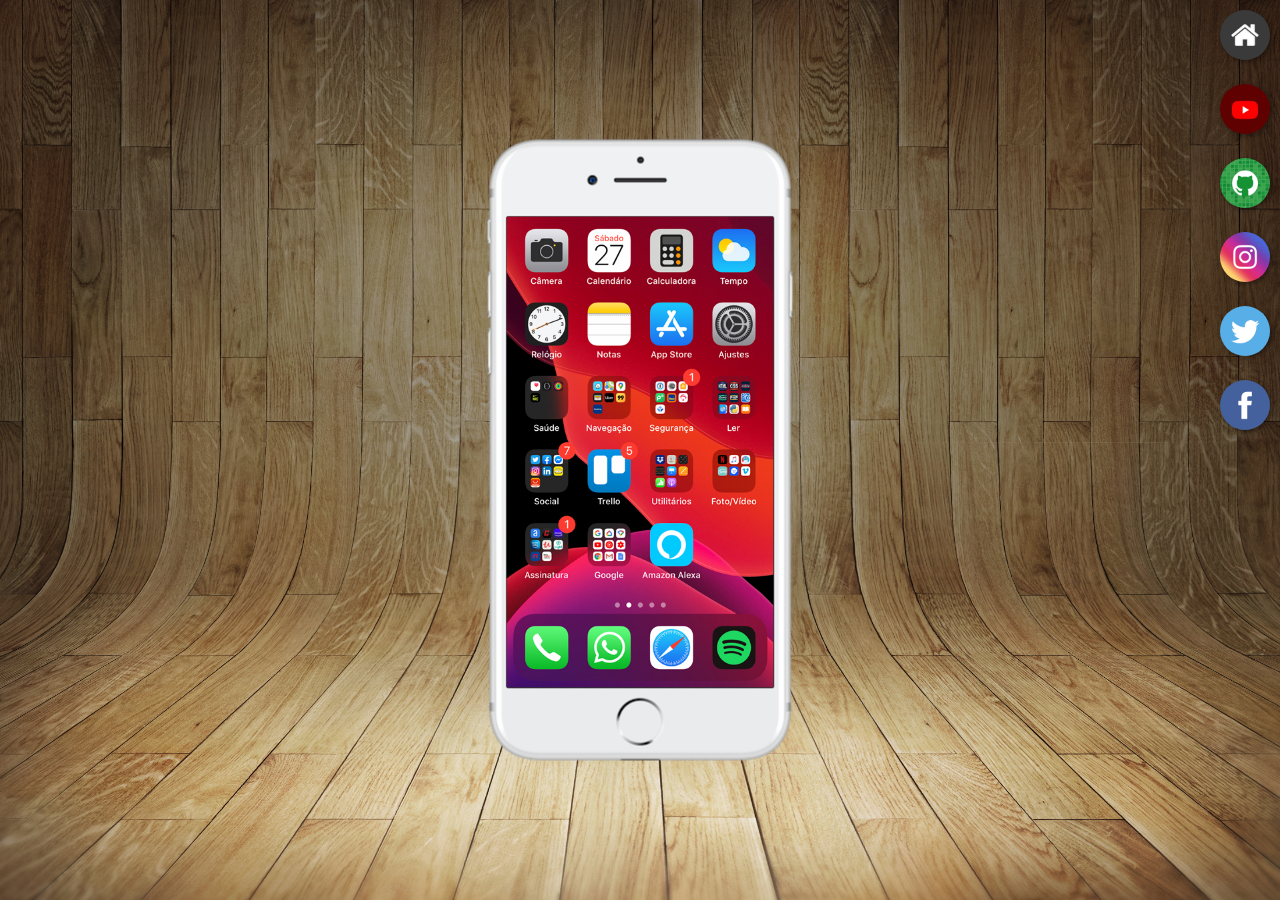
<file: index.html>
<!DOCTYPE html>
<html lang="pt-br">
<head>
    <meta charset="UTF-8">
    <meta name="viewport" content="width=device-width, initial-scale=1.0">
    <title>Projeto Redes Sociais</title>
    <link rel="shortcut icon" href="favicon.ico" type="image/x-icon">
    <link rel="stylesheet" href="estilo/style.css">
</head>
<body>

    <main>
        <section id="telefone">
            <iframe src="home.html" name="tela" id="tela" frameborder="0">
                Seu navegador não é compatível com isso!
            </iframe>
        </section>

        <section id="redes-socias">
            <a href="home.html" target="tela"> <img src="imagens/logo-home.jpg" alt="Home"> </a> <br>
            <a href="youtube.html" target="tela"> <img src="imagens/logo-youtube.jpg" alt="Youtube"> </a> <br>
            <a href="github.html" target="tela"> <img src="imagens/logo-github.jpg" alt="Github"> </a> <br>
            <a href="instagram.html" target="tela"> <img src="imagens/logo-instagram.jpg" alt="Instragram"> </a> <br>
            <a href="#" target="tela"> <img src="imagens/logo-twitter.jpg" alt="Twitter"> </a> <br>
            <a href="#" target="tela"> <img src="imagens/logo-facebook.jpg" alt="Facebook"> </a>
        </section>
    </main>
    
</body>
</html>
</file>
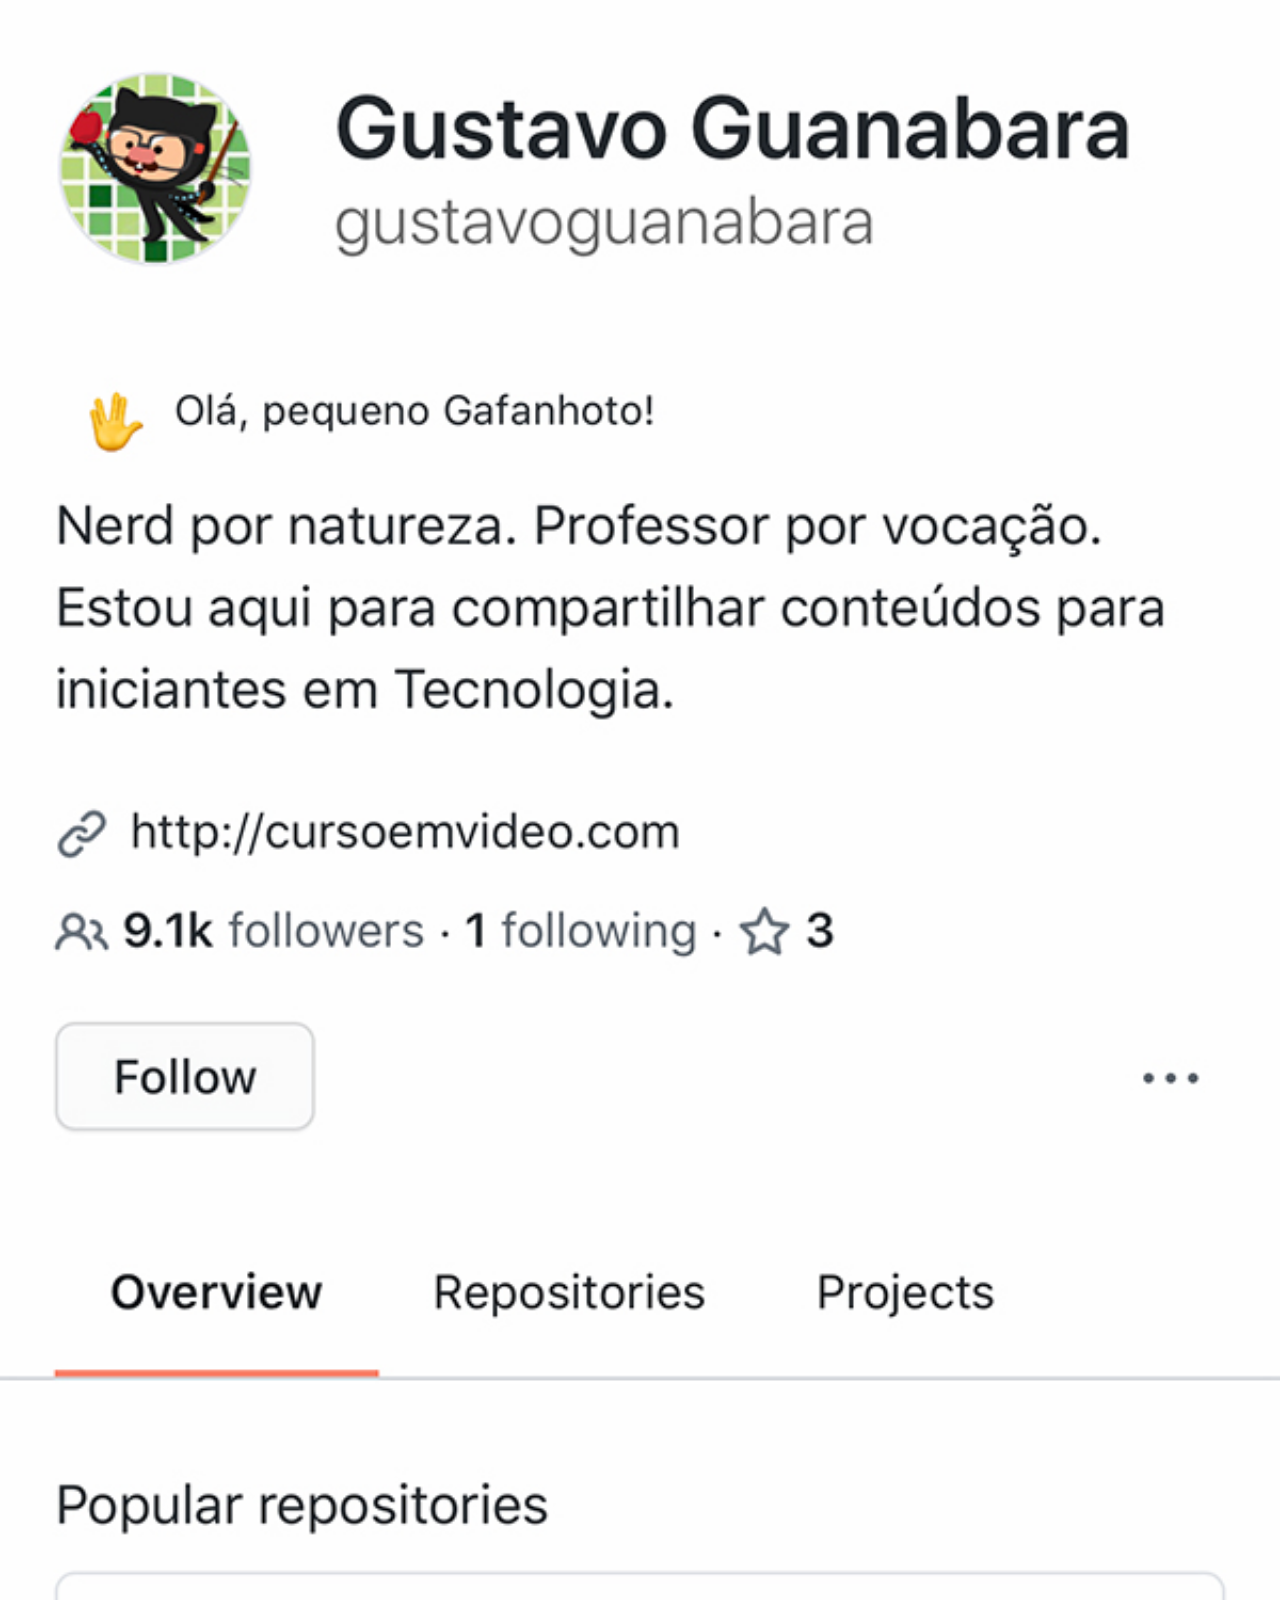
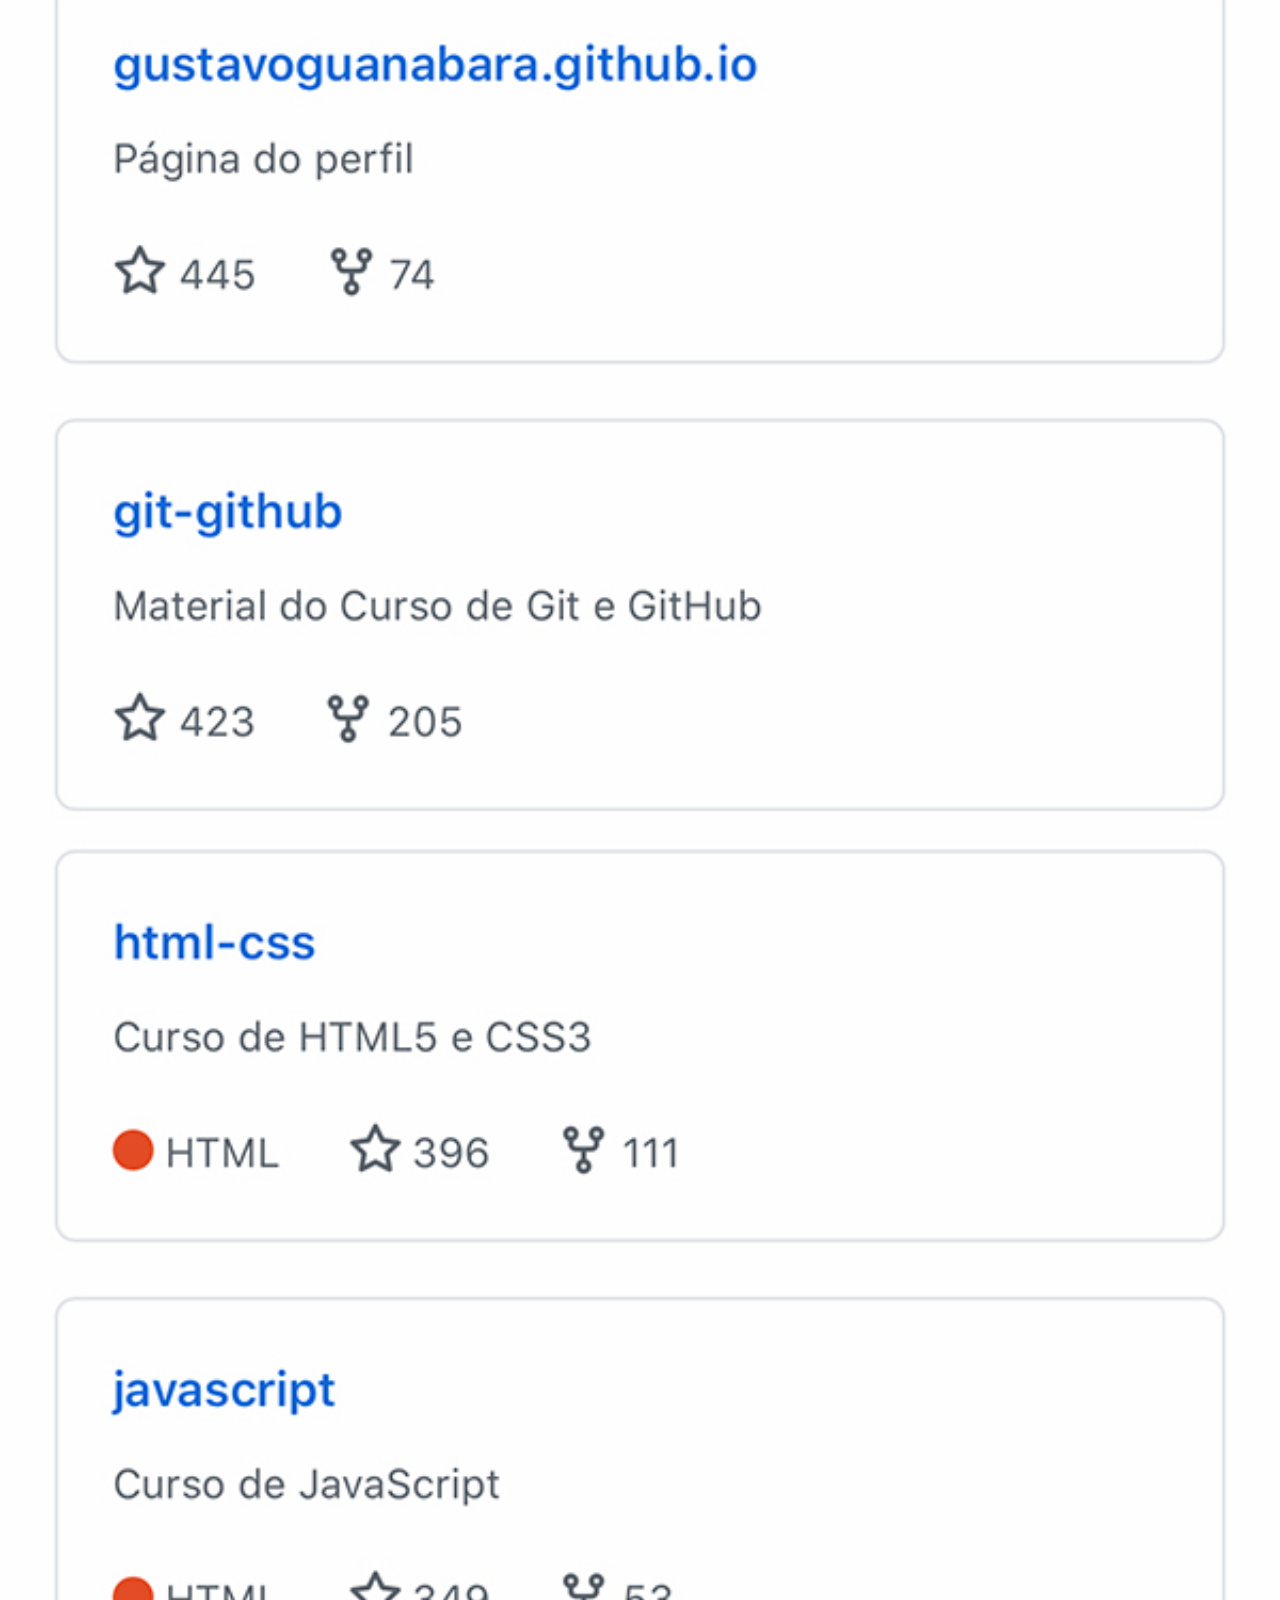
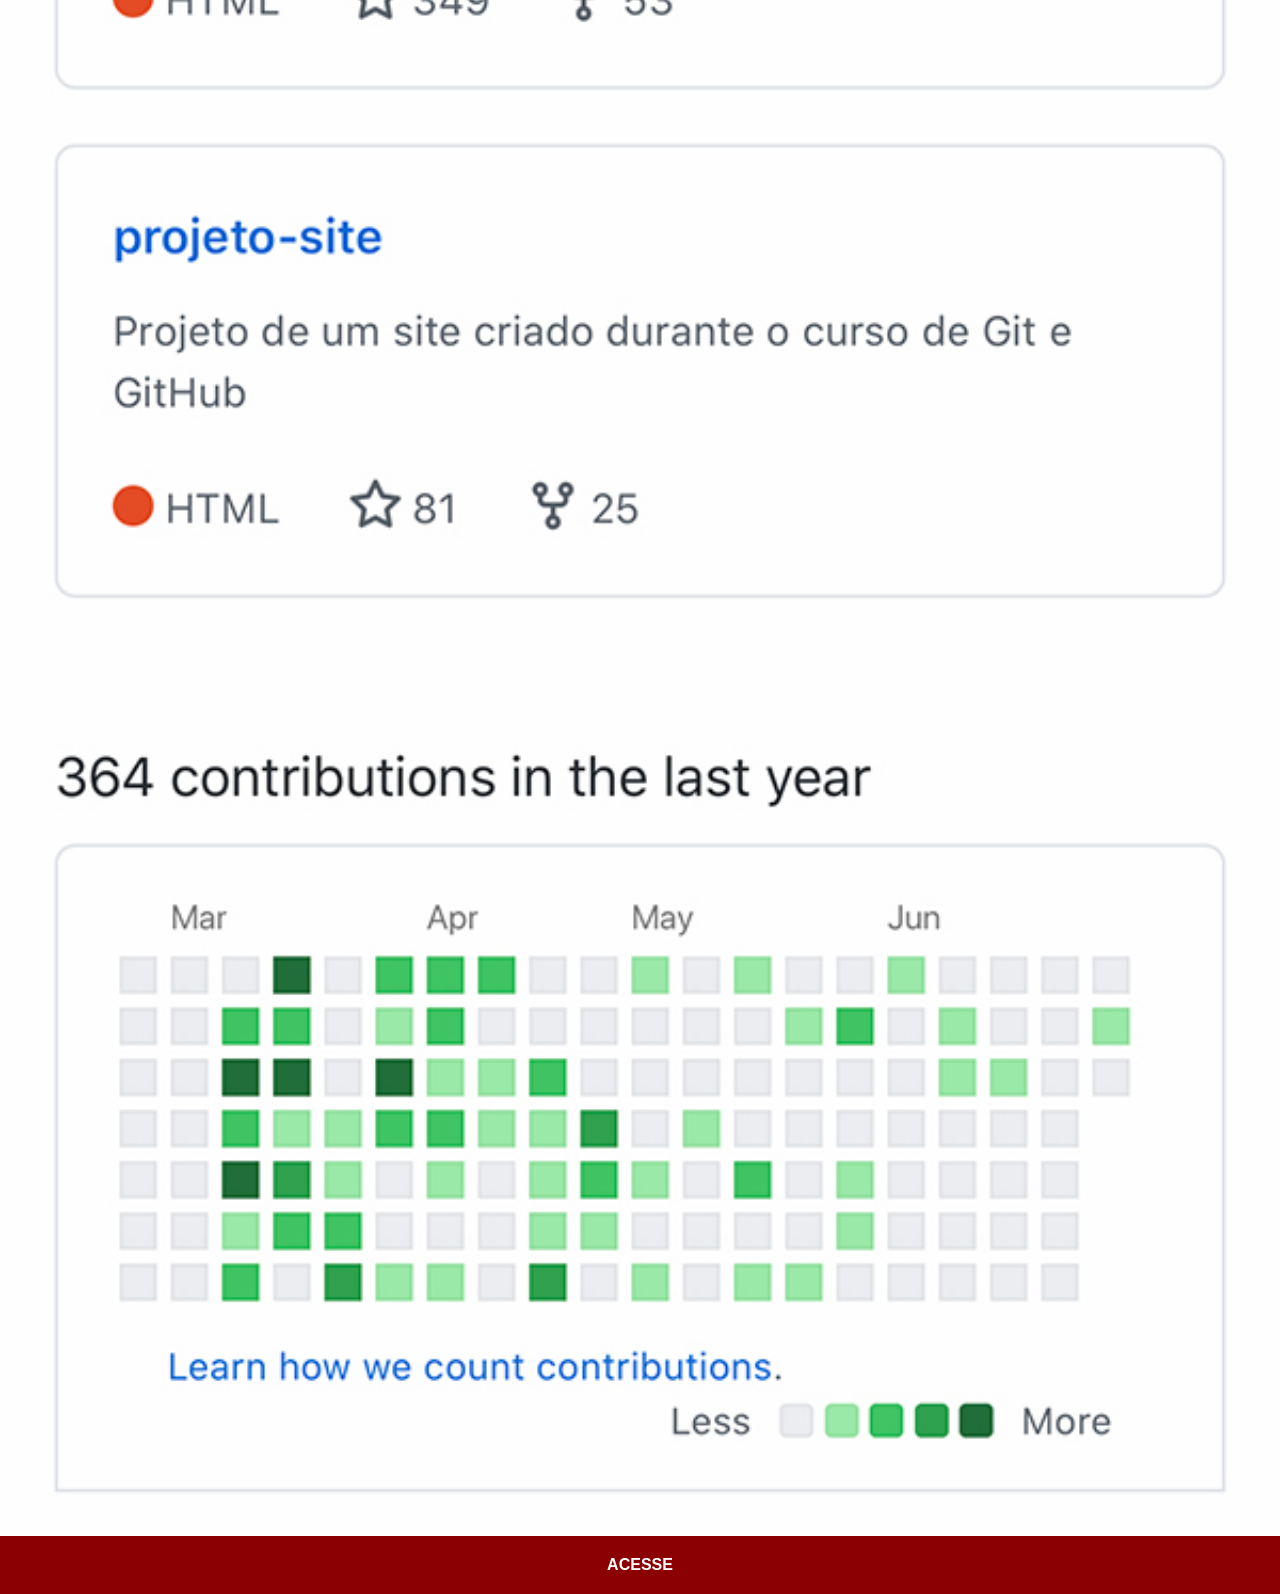
<file: github.html>
<!DOCTYPE html>
<html lang="pt-br">
<head>
    <meta charset="UTF-8">
    <meta name="viewport" content="width=device-width, initial-scale=1.0">
    <title>Github</title>
    <link rel="stylesheet" href="estilo/social.css">
</head>
<body>
    <img src="imagens/tela-github.jpg" alt="Github">
    <a href="https://github.com/gustavoguanabara" target="_blank">ACESSE</a>
</body>
</html>
</file>
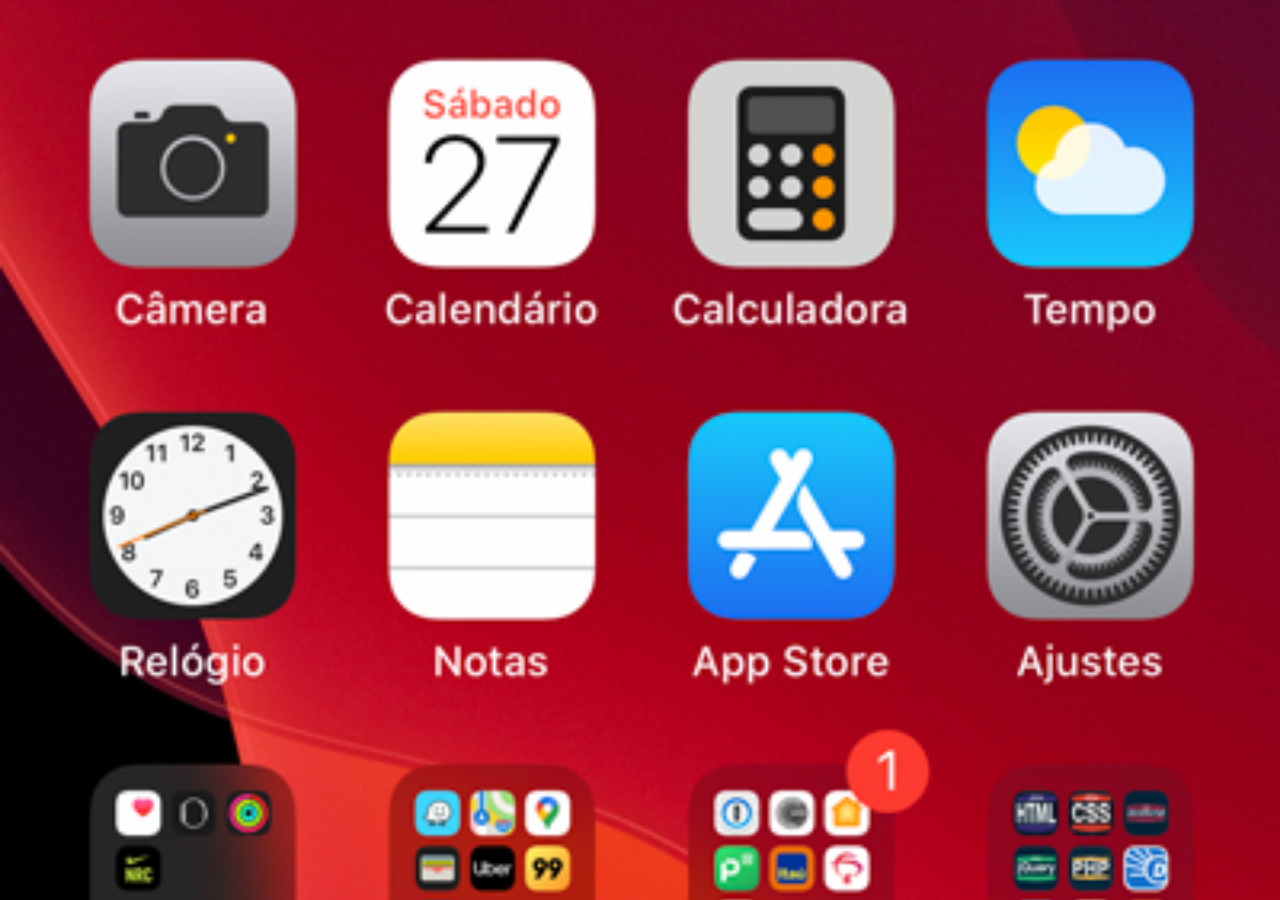
<file: home.html>
<!DOCTYPE html>
<html lang="pt-br">
<head>
    <meta charset="UTF-8">
    <meta name="viewport" content="width=device-width, initial-scale=1.0">
    <title>Home</title>
    <style>
        * {
            margin: 0px;
            padding: 0px;
        }

        body {
            width: 100vw;
            height: 100vh;
            background:  black url('imagens/tela-home.jpg') no-repeat top center;
            background-size: cover;
        }
    </style>
</head>
<body>
    
</body>
</html>
</file>
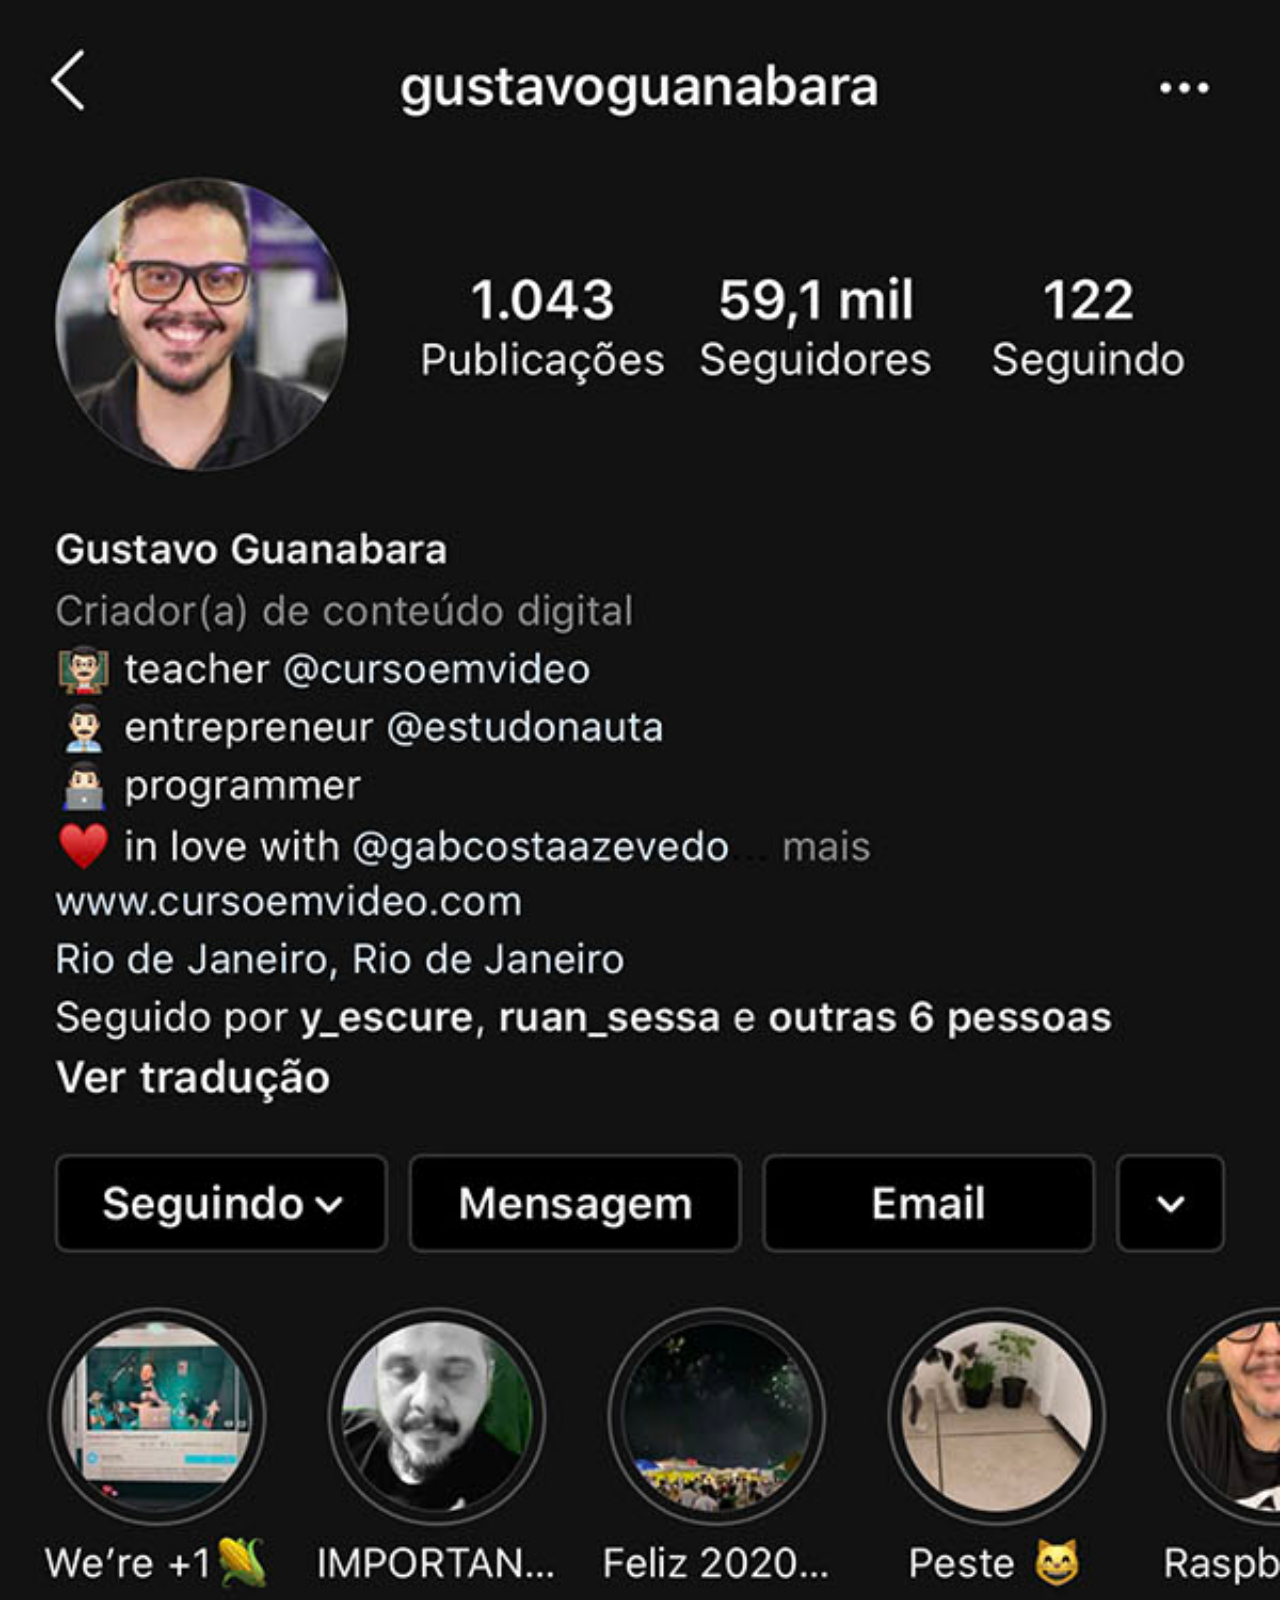
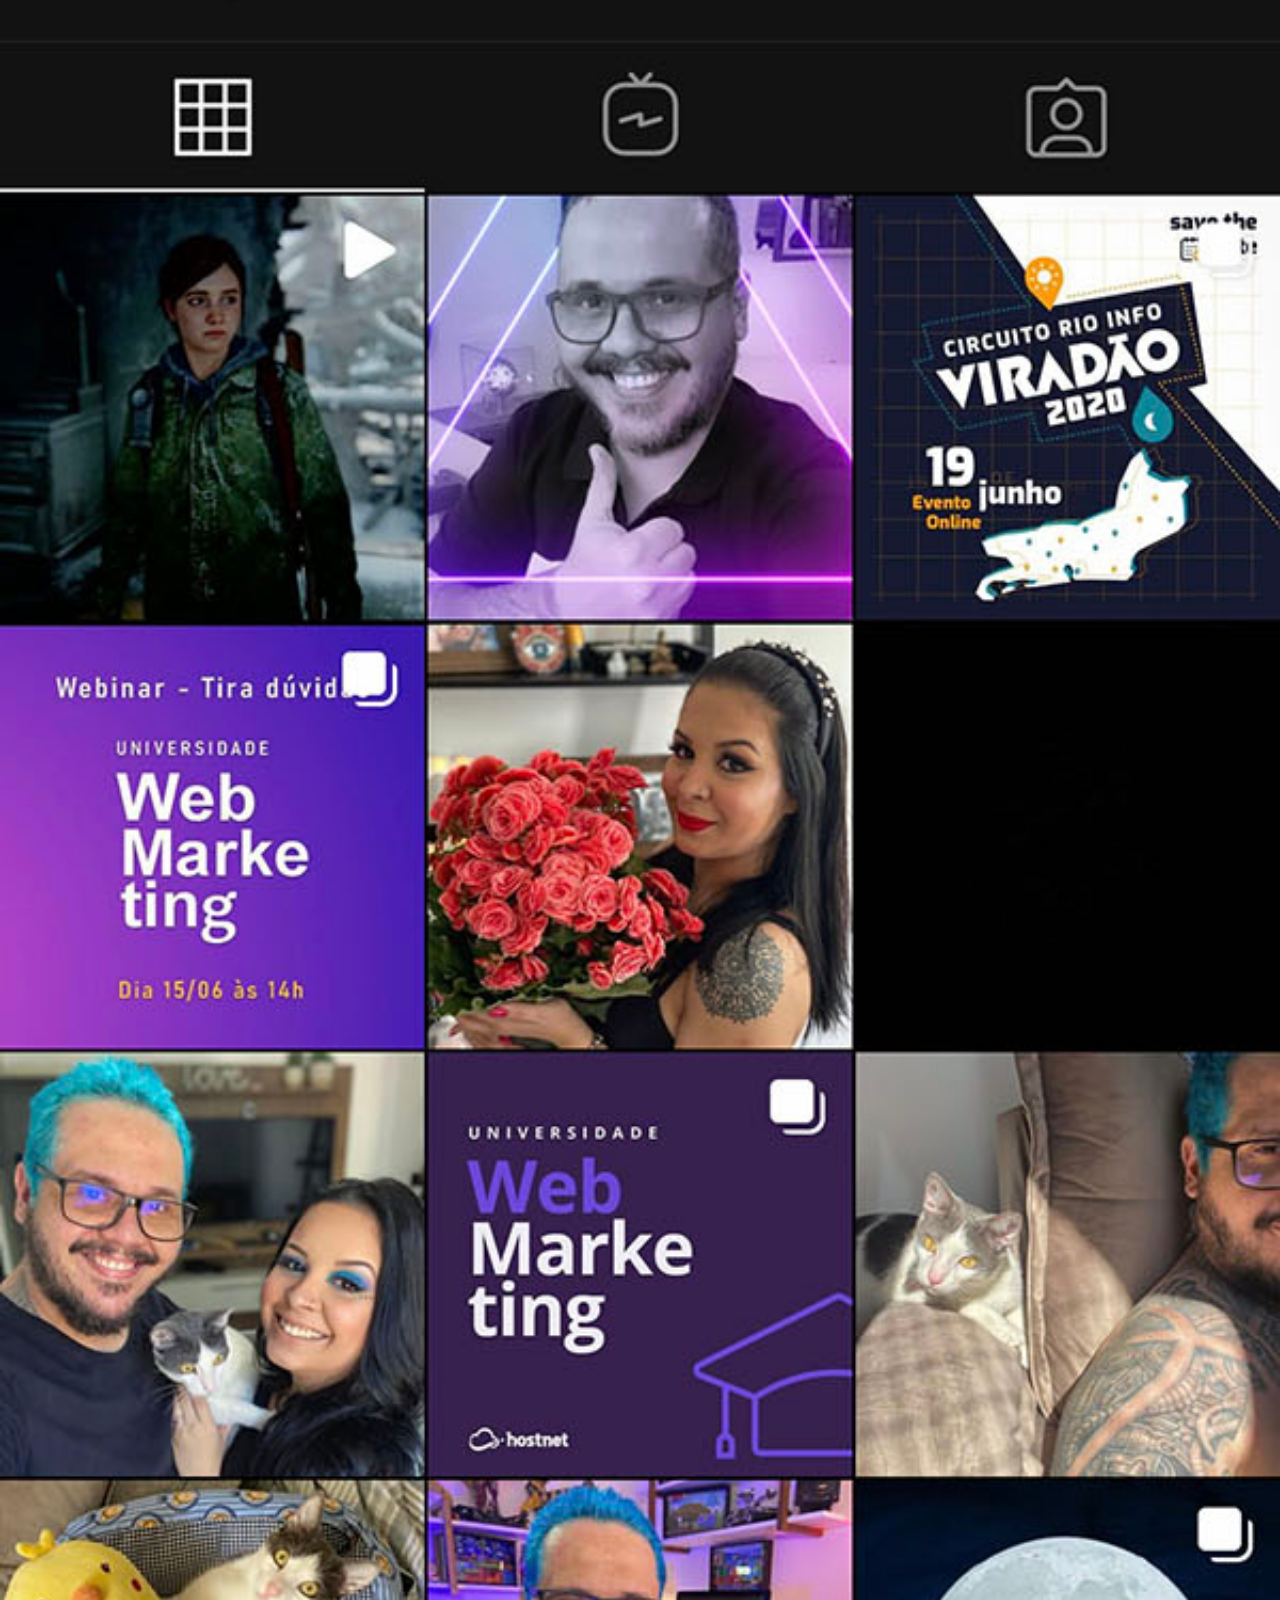
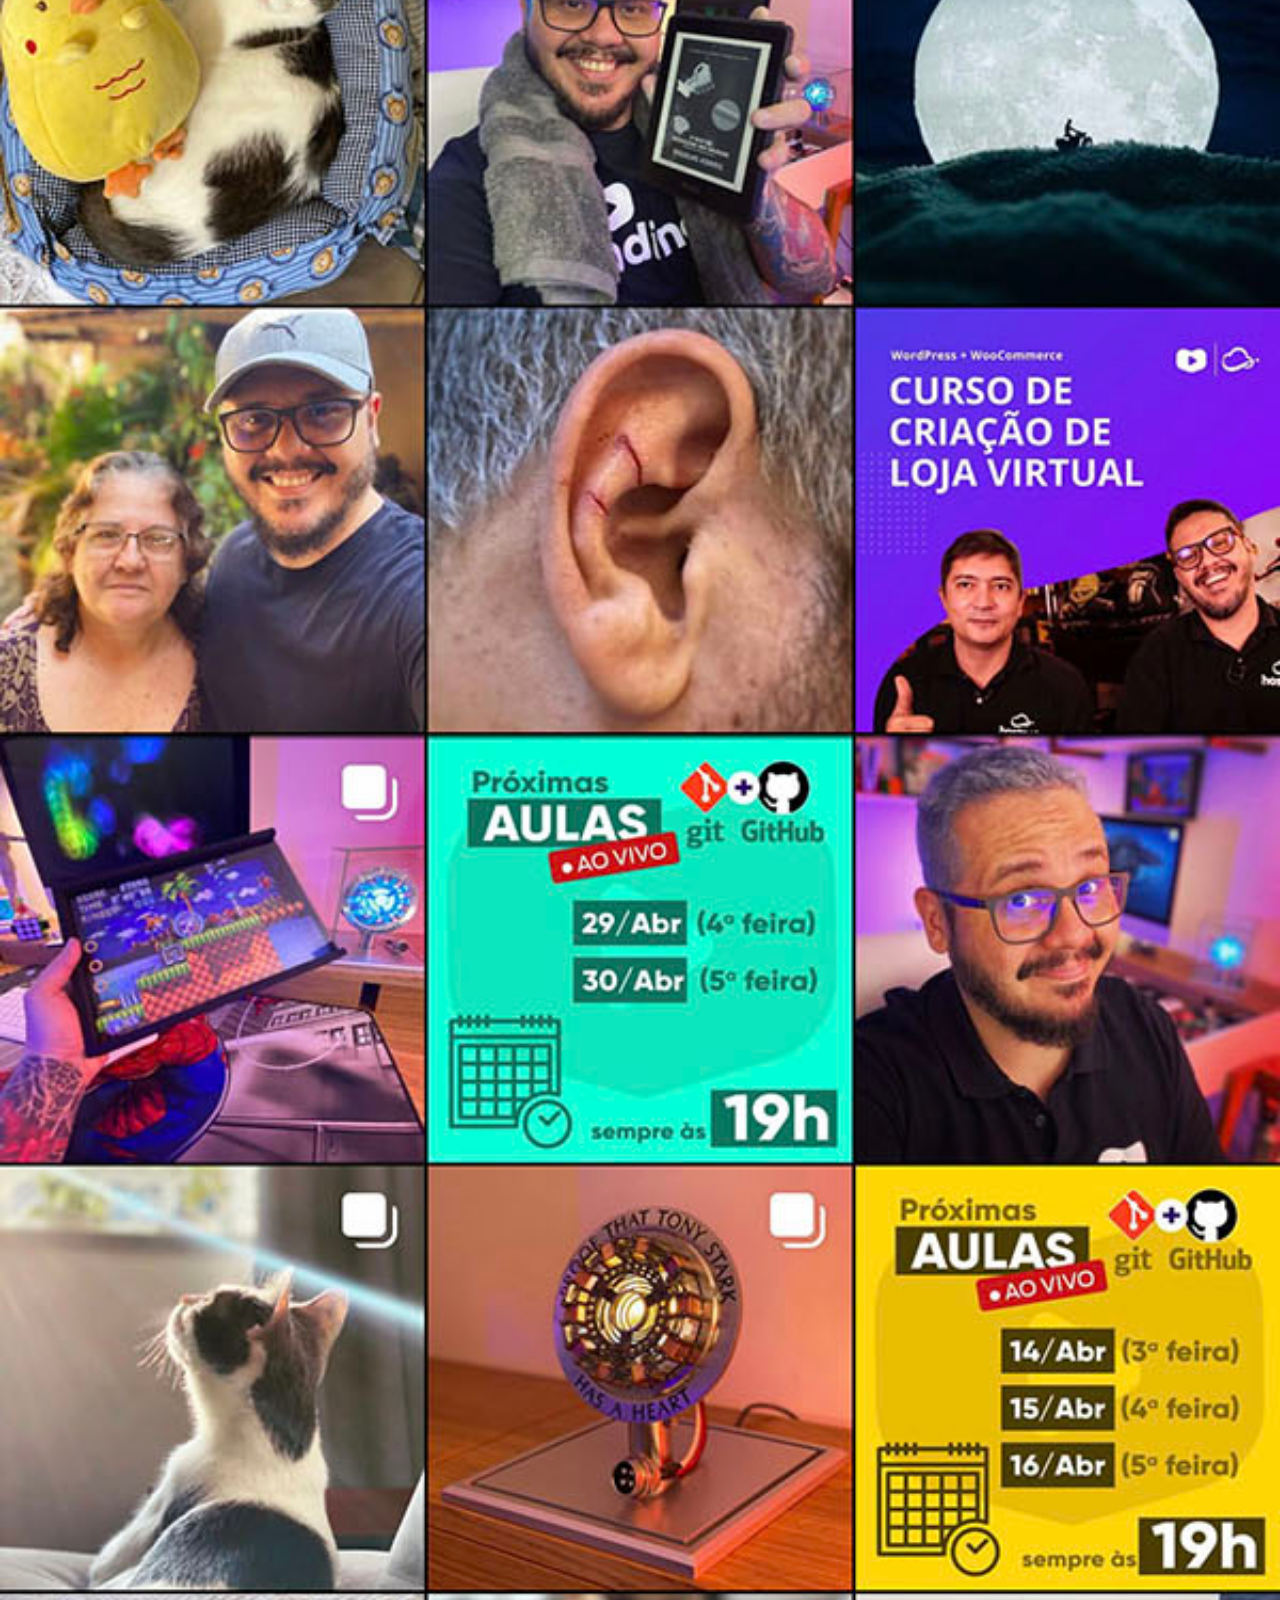
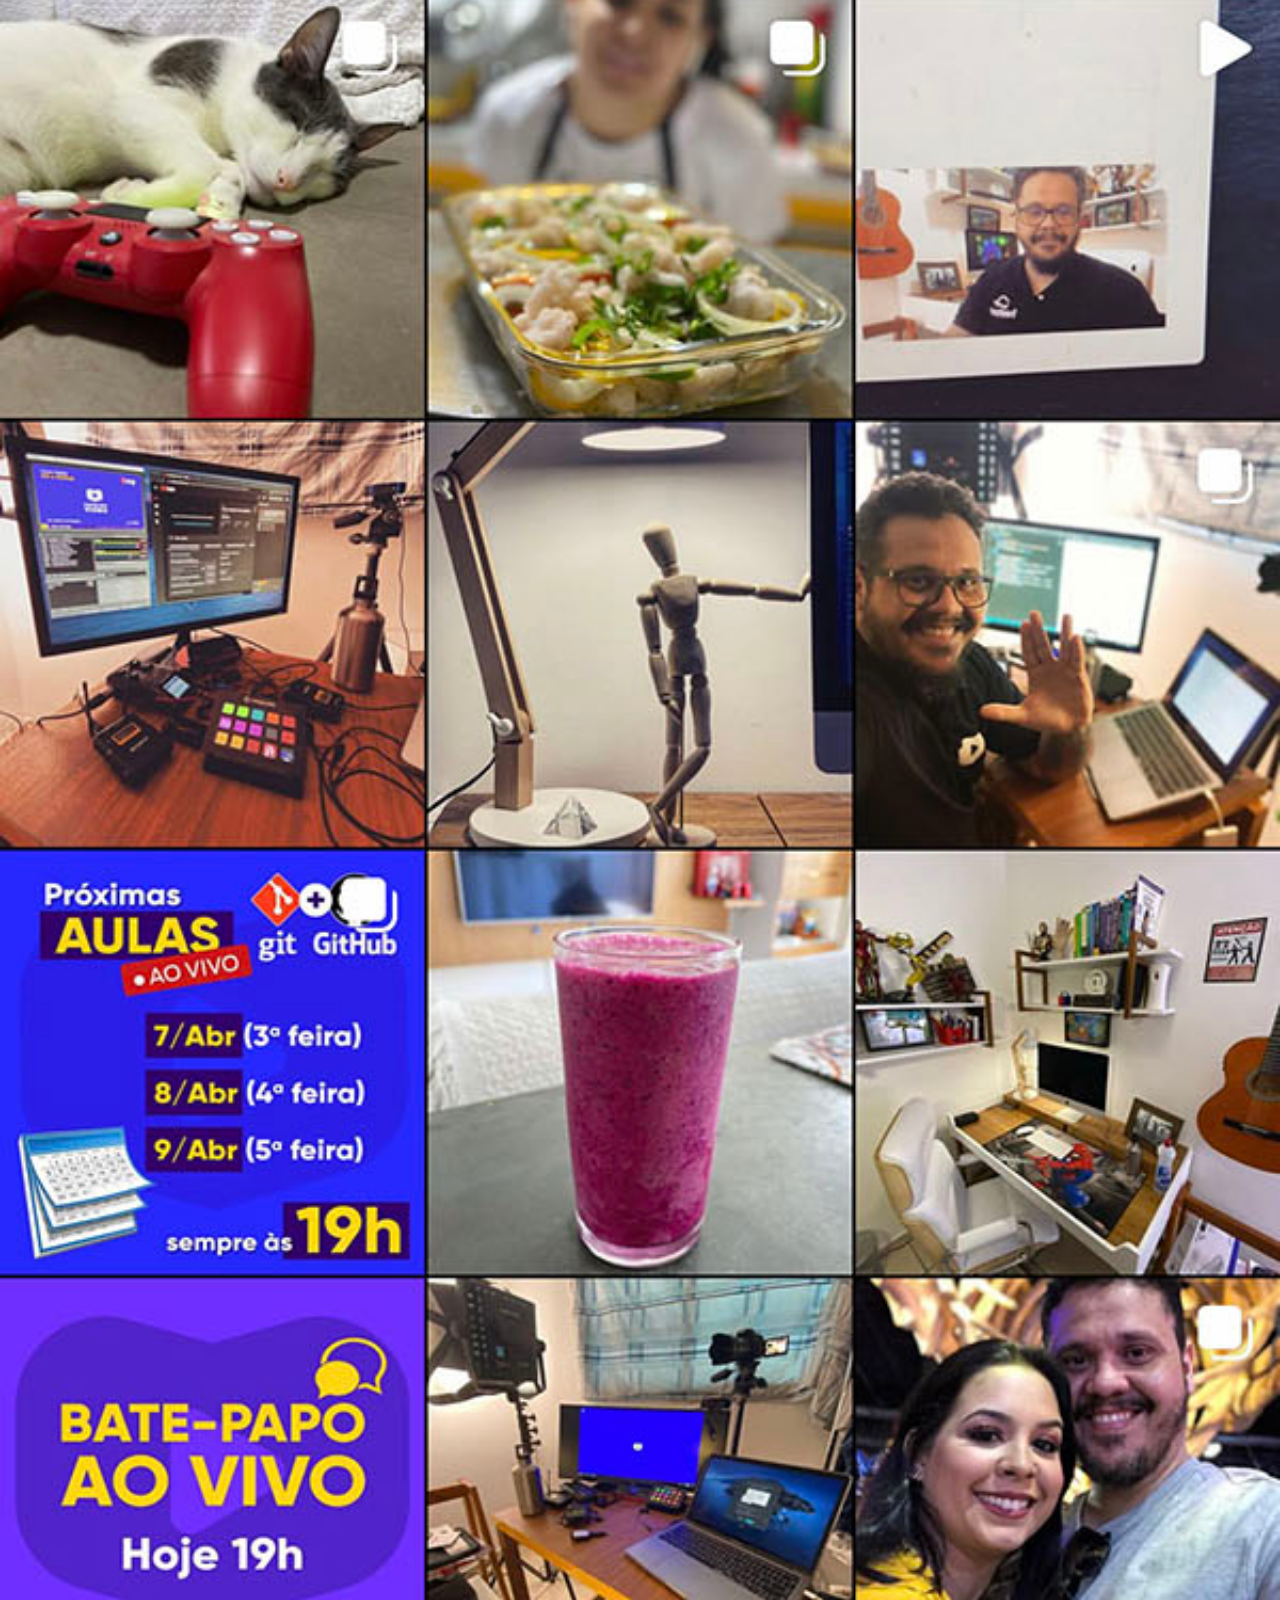
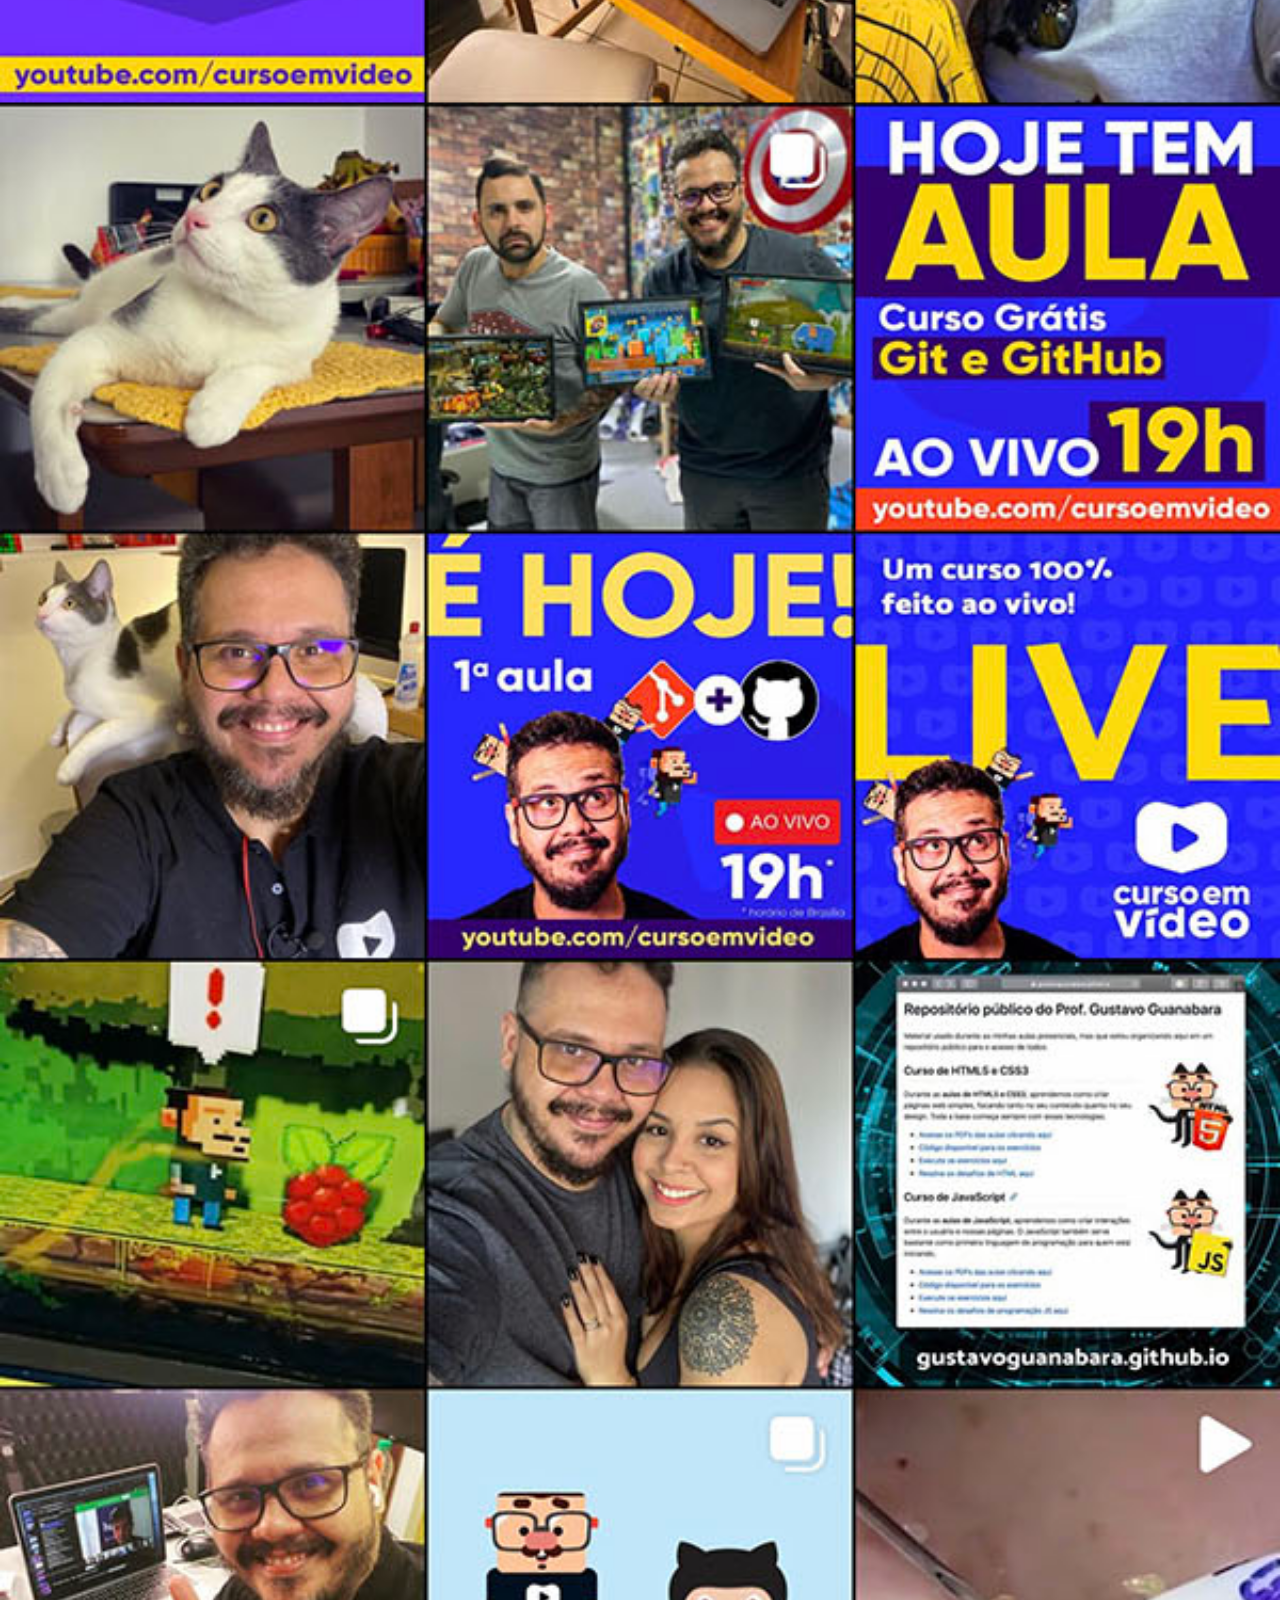
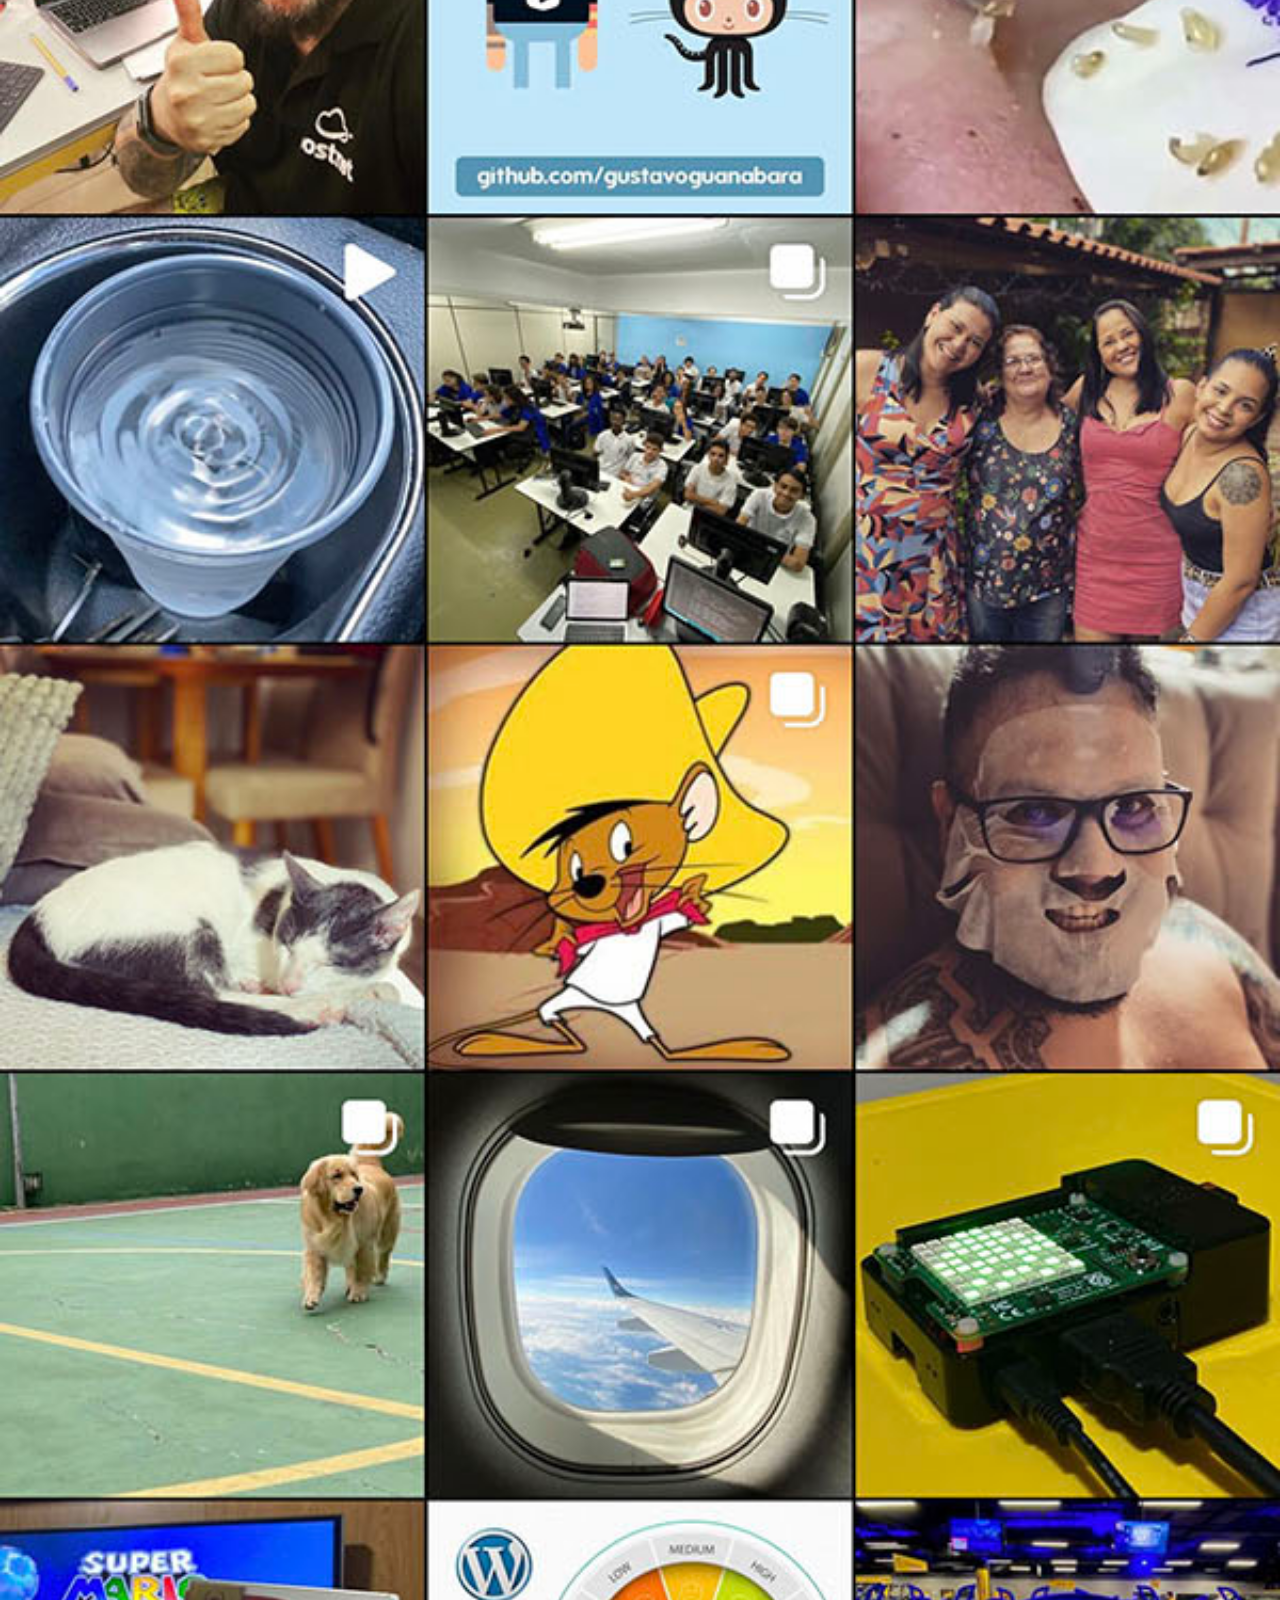
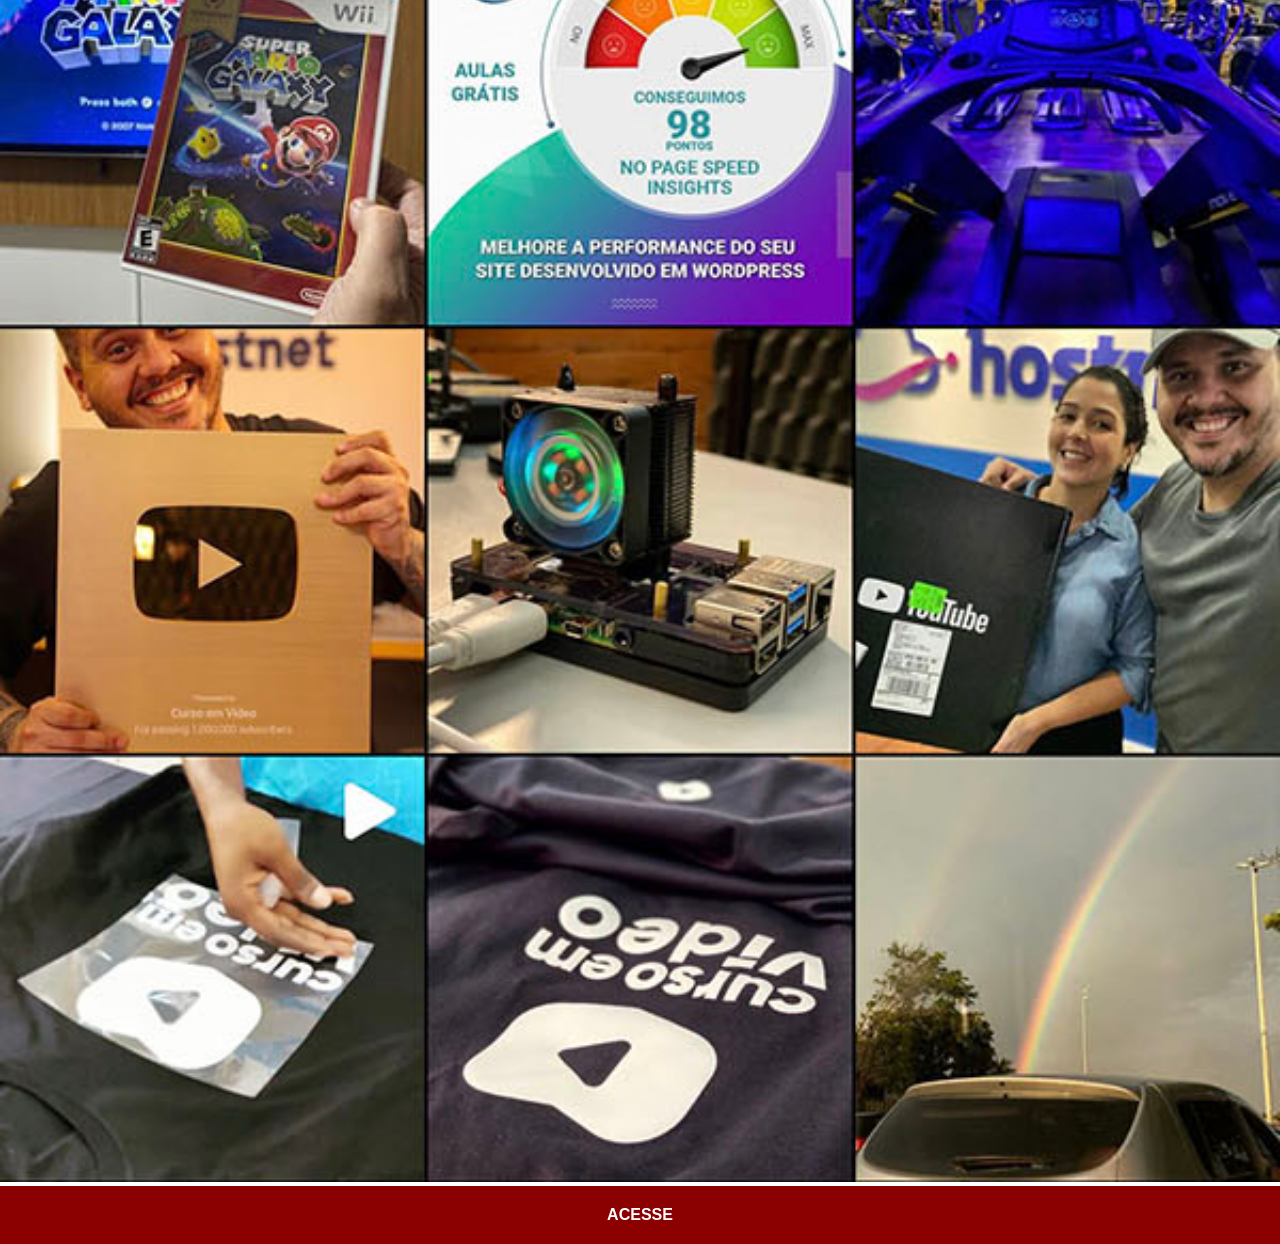
<file: instagram.html>
<!DOCTYPE html>
<html lang="pt-br">
<head>
    <meta charset="UTF-8">
    <meta name="viewport" content="width=device-width, initial-scale=1.0">
    <title>Instragram</title>
    <link rel="stylesheet" href="estilo/social.css">
</head>
<body>
    <img src="imagens/tela-instagram.jpg" alt="Instragram">
    <a href="https://www.instagram.com/gustavoguanabara/" target="_blank">ACESSE</a>
</body>
</html>
</file>
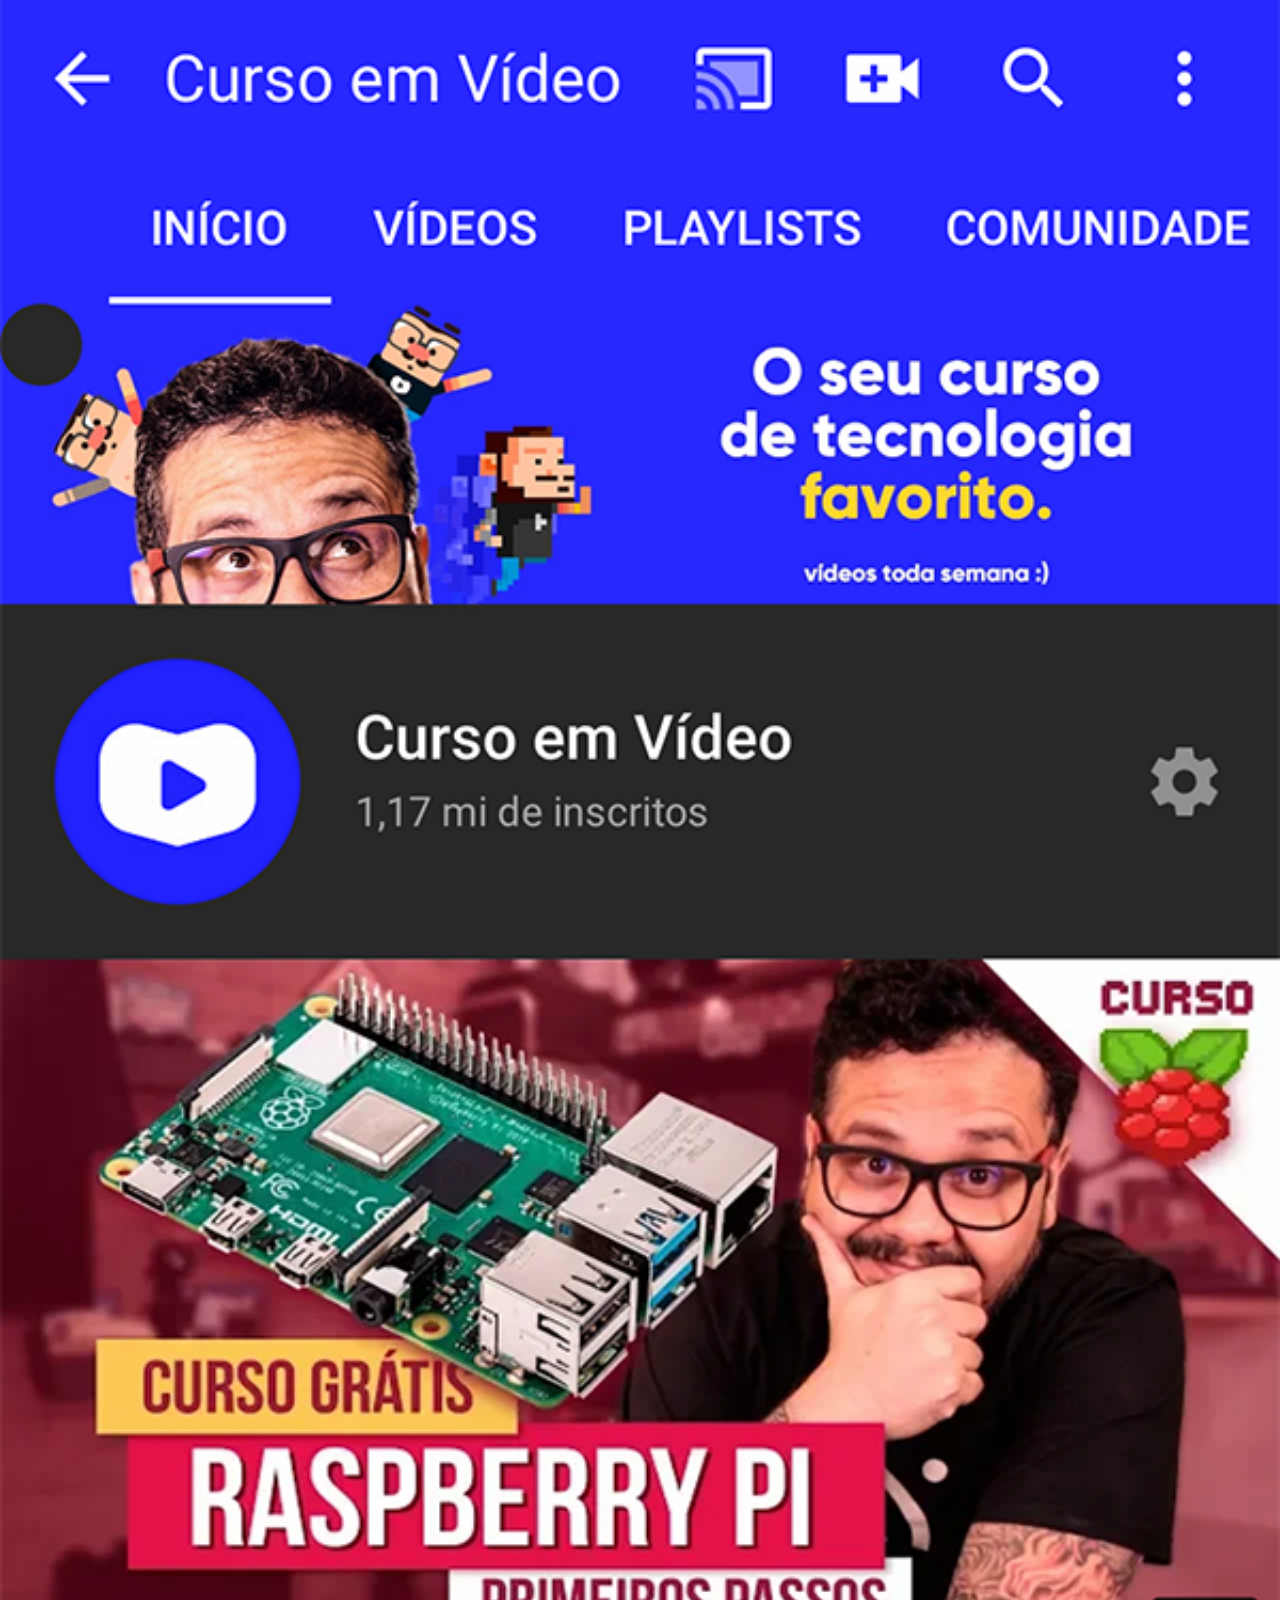
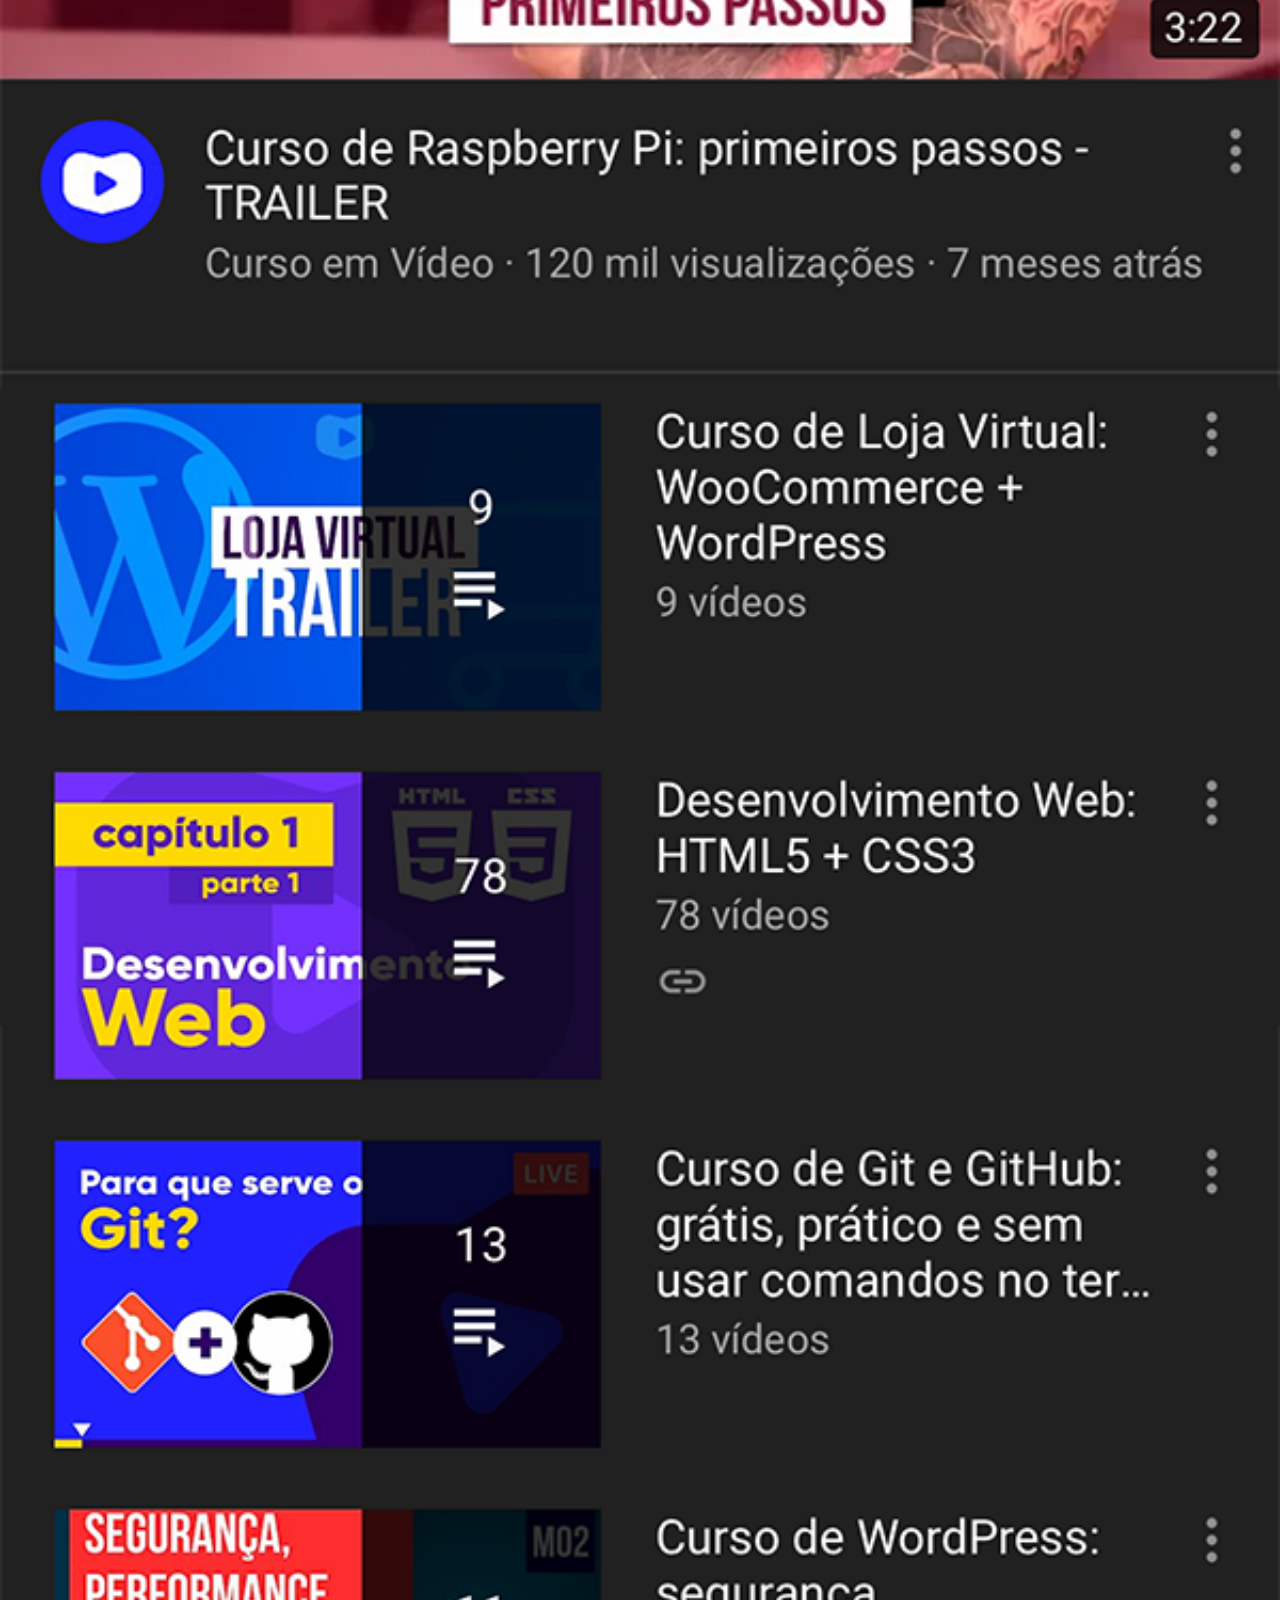
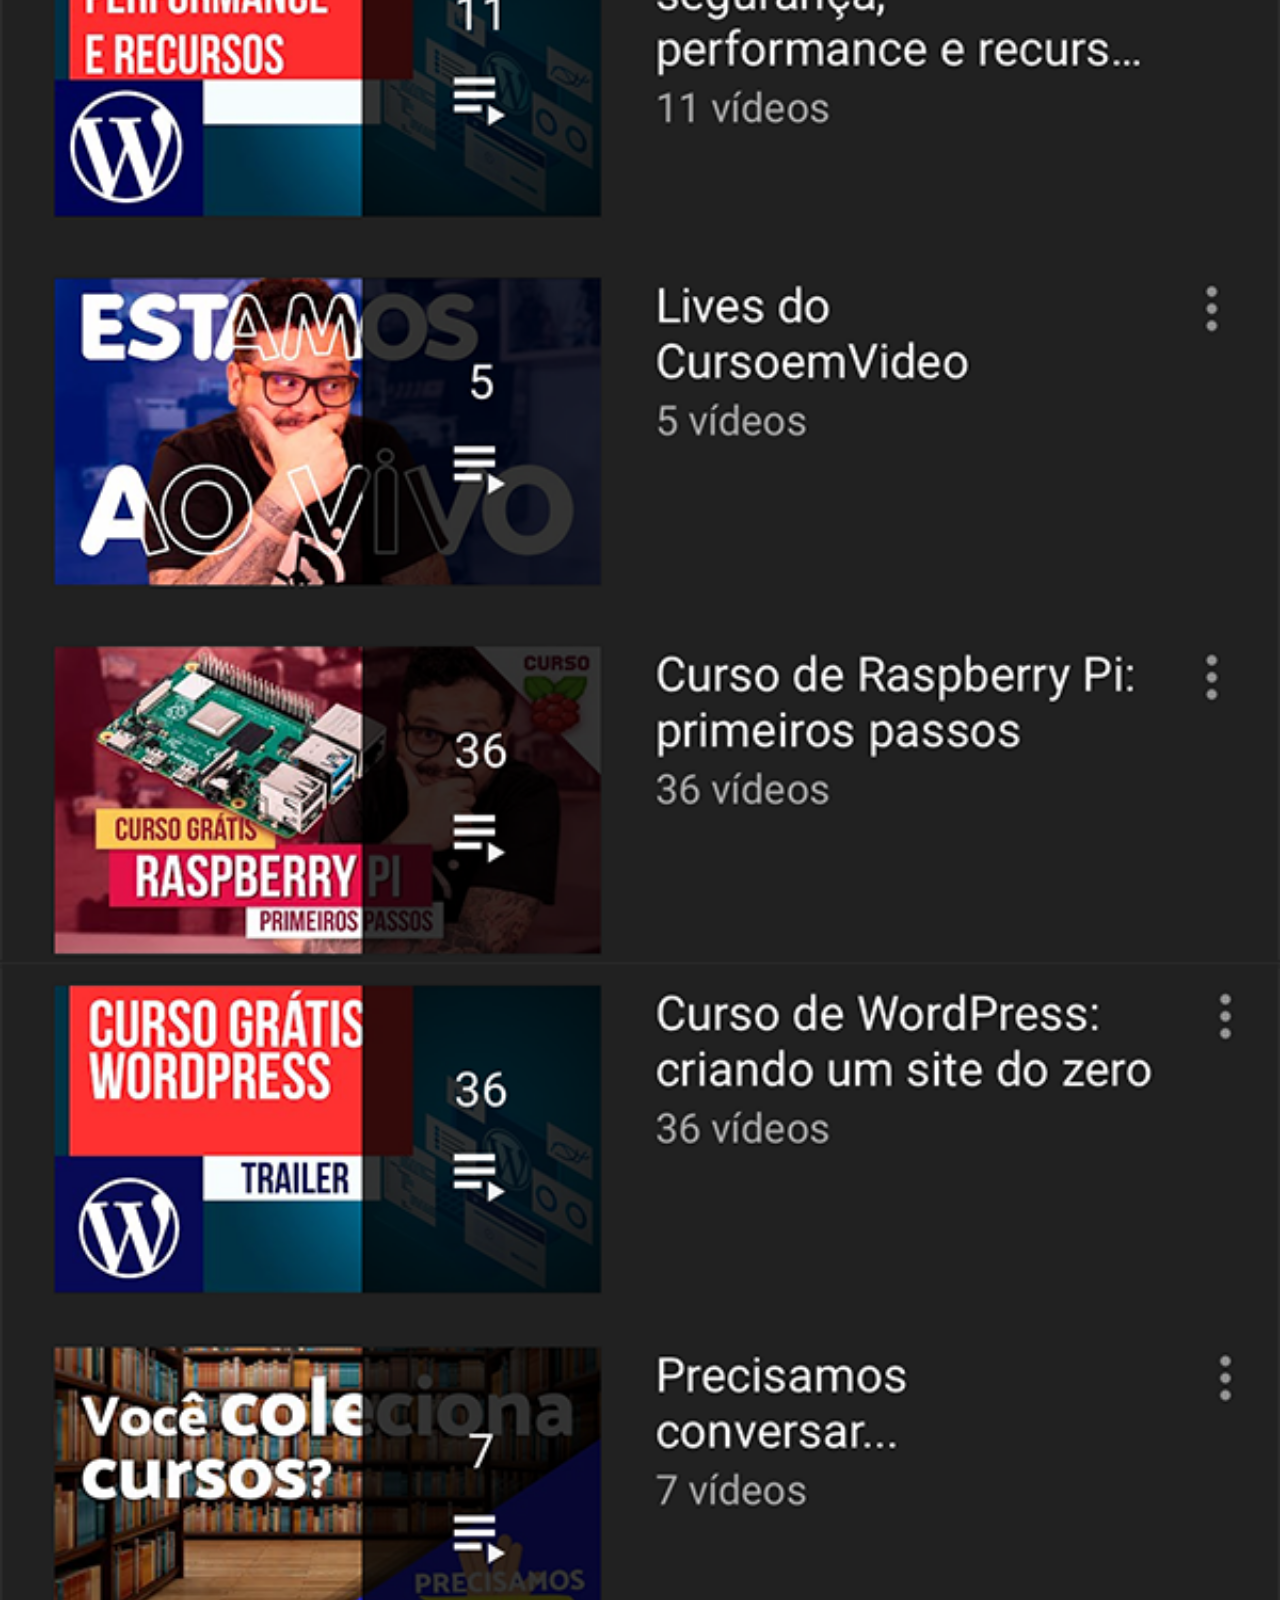
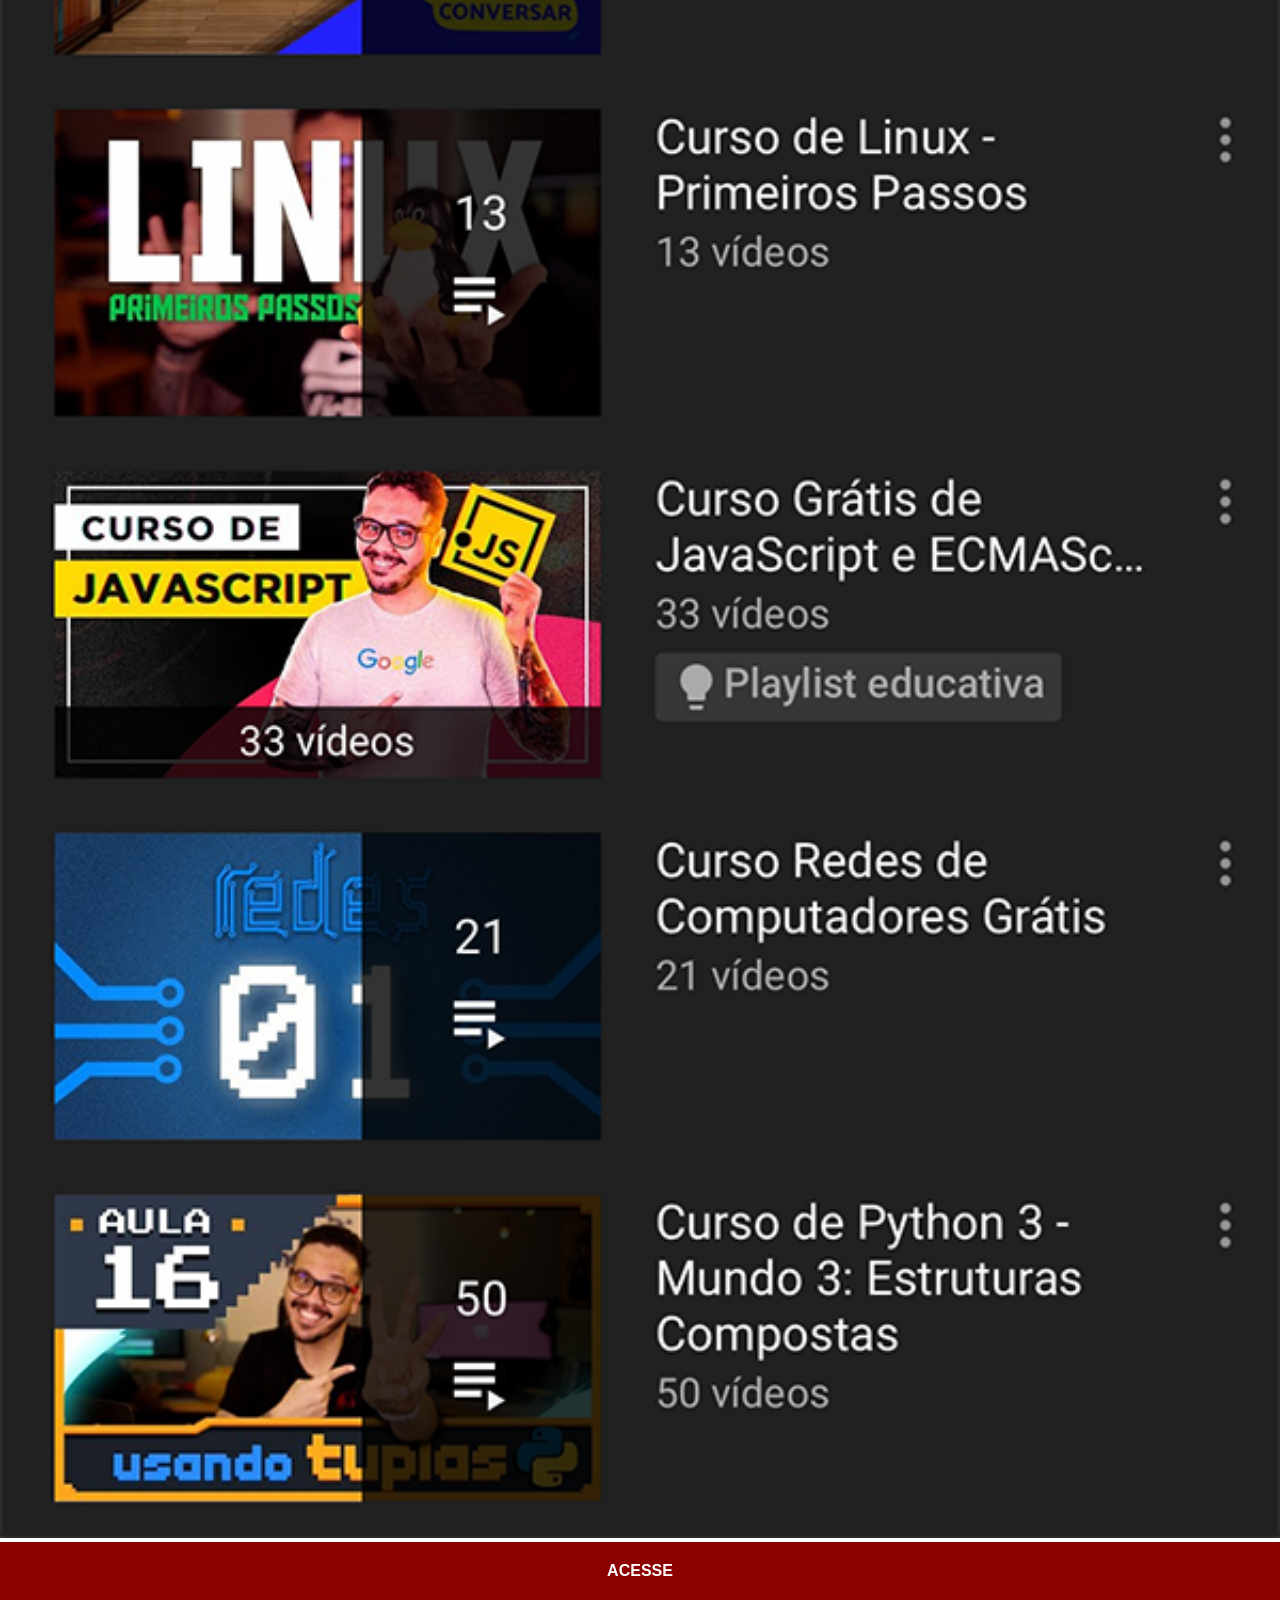
<file: youtube.html>
<!DOCTYPE html>
<html lang="pt-br">
<head>
    <meta charset="UTF-8">
    <meta name="viewport" content="width=device-width, initial-scale=1.0">
    <title>YouTube</title>
    <link rel="stylesheet" href="estilo/social.css">
</head>
<body>
    <img src="imagens/tela-youtube.png" alt="YouTube">
    <a href="https://www.youtube.com/@cursoemvideo/playlists" target="_blank">ACESSE</a>
</body>
</html>
</file>
<file: estilo/style.css>
@charset "utf-8";

* {
    margin: 0px;
    padding: 0px;
    font-family: Arial, Helvetica, sans-serif;
}

html, body {
    width: 100vw;
    height: 100vh;
    background-color: black;
}

body {
    background: url('../imagens/fundo-madeira.jpg') no-repeat top center fixed;
    background-size: cover;
}

main {
    height: 100vh;
    position: relative;
}

section#telefone {
    position: absolute;
    top: 50%;
    left: 50%;
    transform: translate(-50%, -50%);
    width: 311px;
    height: 627px;
    background: url('../imagens/frame-iphone.png') no-repeat center center;
}

iframe#tela {
    position: relative;
    top: 80px;
    left: 22px;
    width: 267px;
    height: 471px;
}

section#redes-socias {
    text-align: right;
}

section#redes-socias img {
    width: 50px;
    margin: 10px;
    border-radius: 50%;
    box-shadow: 2px 2px 5px rgba(0, 0, 0, 0.400);
    box-sizing: border-box;
    transition: transform 0.3s, border 4s;
}

section#redes-socias img:hover {
    border: 2px solid white;
    transform: translate(-3px, -3px);
    box-shadow: 5px 5px 10px rgba(0, 0, 0, 0.400);
}
</file>
<file: estilo/social.css>
@charset "UTF-8";

* {
    margin: 0px;
    padding: 0px;
    font-family: Arial, Helvetica, sans-serif;
}

::-webkit-scrollbar {
    width: 0;
    height: 0;
}

img {
    width: 100vw;
}

a {
    color: white;
    background-color: darkred;
    font-weight: bold;
    text-decoration: none;
    text-align: center;
    display: block;
    padding: 20px;
}

a:hover {
    background-color: red;
}
</file>
